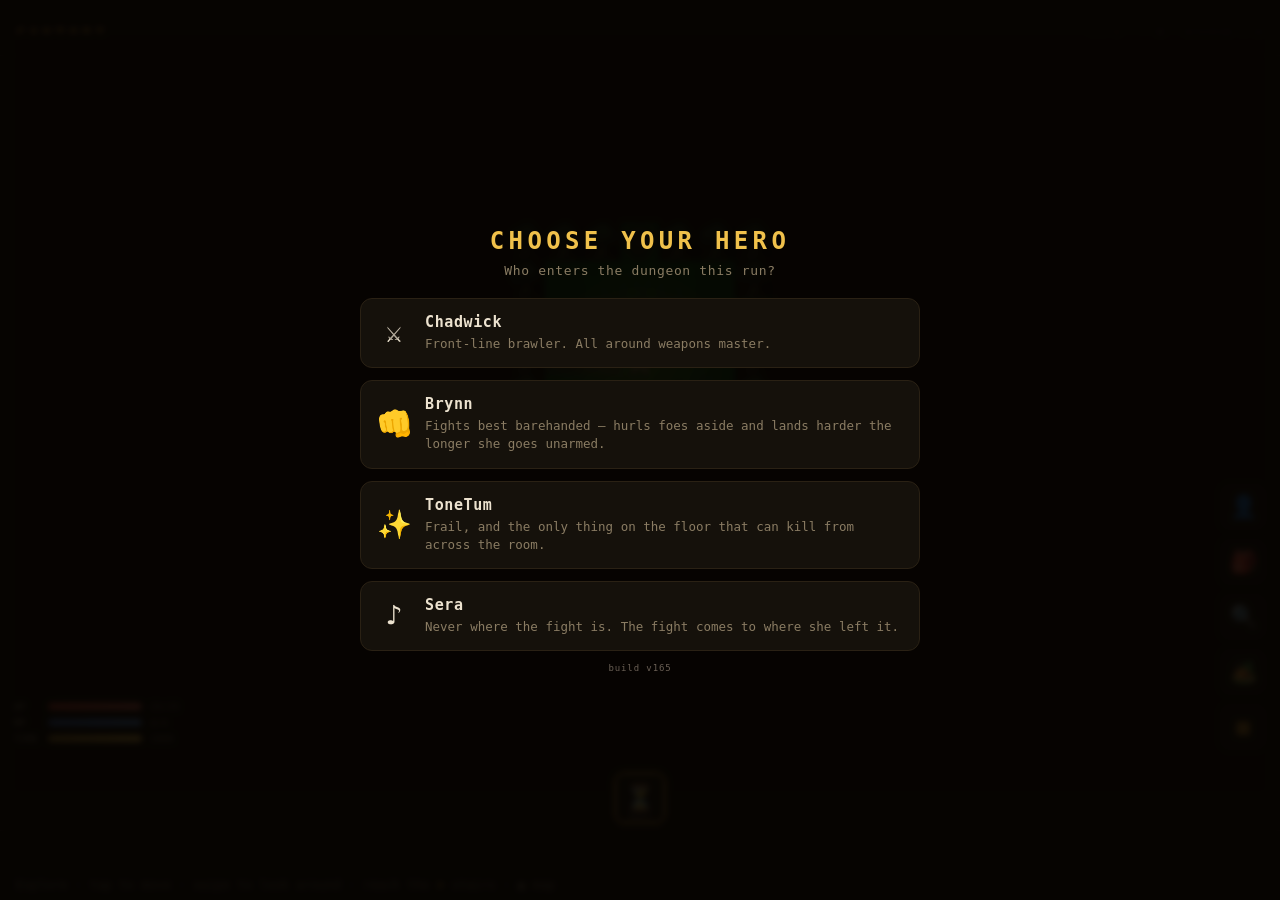
<file: index.html>
<!DOCTYPE html>
<html lang="en">
<head>
  <meta charset="UTF-8">
  <meta name="viewport" content="width=device-width, initial-scale=1, maximum-scale=1, user-scalable=no, viewport-fit=cover">
  <title>Cantori</title>
  <meta name="description" content="A permadeath roguelike dungeon crawler you can play in your browser.">

  <!-- Home-screen install (Android + iOS) -->
  <link rel="manifest" href="./manifest.webmanifest">
  <meta name="theme-color" content="#0e0b07">
  <meta name="mobile-web-app-capable" content="yes">
  <meta name="apple-mobile-web-app-capable" content="yes">
  <meta name="apple-mobile-web-app-status-bar-style" content="black-translucent">
  <meta name="apple-mobile-web-app-title" content="Cantori">
  <link rel="apple-touch-icon" href="./icons/apple-touch-icon.png">
  <link rel="icon" href="./icons/icon-192.png">

  <link rel="stylesheet" href="./styles.css?v=165">
</head>
<body>
  <div id="app">
    <header id="hud">
      <span class="mark">CANTORI</span>
      <span class="stats">
        <span class="lv" id="lv">Lv 1</span>
        <span class="enemies" id="enemies" title="Enemies in sight — tap to jump between them">☠ 0</span>
        <span class="depth" id="depthLabel">Depth&nbsp;1</span>
      </span>
    </header>

    <div id="turnBar" title="Turn timer — depletes as actions cost time; haste drains it slower, slow drains it faster">
      <span class="tseg"><span class="tfill"></span></span><span class="tseg"><span class="tfill"></span></span><span class="tseg"><span class="tfill"></span></span><span class="tseg"><span class="tfill"></span></span><span class="tseg"><span class="tfill"></span></span>
    </div>

    <div id="stage">
      <canvas id="game"></canvas>
      <canvas id="map" hidden style="position:absolute;left:0;top:0"></canvas>
      <div id="controls" style="position:absolute;right:14px;bottom:14px">
        <button id="btnChar" type="button" aria-label="Character" title="Character (C)">👤</button>
        <button id="btnBag" type="button" aria-label="Pack" title="Pack (I)">🎒</button>
        <button id="btnExamine" type="button" aria-label="Examine" title="Examine (X)">🔍</button>
        <button id="btnRest" type="button" aria-label="Rest" title="Rest until something happens (R)">🏕️</button>
        <button id="btnMap" type="button" aria-label="Floor map" title="Floor map (M)">▦</button>
      </div>

      <div id="vitals" style="position:absolute;left:14px;bottom:14px">
        <div class="vbar hp"><span class="vlabel">HP</span><span class="vtrack"><span class="vfill" id="vHp"></span></span><span class="vnum" id="vHpNum">20/20</span></div>
        <div class="vbar mp"><span class="vlabel">MP</span><span class="vtrack"><span class="vfill" id="vMp"></span></span><span class="vnum" id="vMpNum">100/100</span></div>
        <div class="vbar tm"><span class="vlabel">TIME</span><span class="vtrack"><span class="vfill" id="vTm"></span></span><span class="vnum" id="vTmNum">1000</span></div>
        <div id="statuses" class="statuses" hidden></div>
      </div>

      <div id="banner" hidden><div class="banner-in"><div class="banner-t" id="bannerT"></div><div class="banner-s" id="bannerS"></div></div></div>
    </div>

    <footer id="hotbar"></footer>

    <footer id="hint">
      <div id="log"><div class="logline">Explore · tap to move · swipe to look around · reach the <b>&gt;</b> stairs · ▦ map</div></div>
    </footer>
  </div>

  <div id="inv" hidden>
    <div class="inv-card">
      <div class="inv-head">
        <span>PACK</span>
        <span class="inv-head-right">
          <span id="invGold">0 gold</span>
          <button id="invClose" type="button" aria-label="Close pack">✕</button>
        </span>
      </div>
      <div class="inv-stats" id="invStats"></div>
      <div class="inv-equip" id="invEquip"></div>
      <div class="inv-grid" id="invGrid"></div>
      <div class="inv-detail" id="invDetail"></div>
      <div class="inv-hint">tap a slot to select · ✕ or 🎒 to close</div>
    </div>
  </div>

  <div id="char" hidden>
    <div class="char-card">
      <div class="char-head">
        <span>CHARACTER</span>
        <button id="charClose" type="button" aria-label="Close">✕</button>
      </div>
      <div class="char-tabs">
        <button class="ctab on" data-tab="stats" type="button">Stats</button>
        <button class="ctab" data-tab="skills" type="button">Skills</button>
        <button class="ctab" data-tab="boons" type="button">Boons</button>
      </div>
      <div id="charBody"></div>
    </div>
  </div>

  <div id="shop" hidden>
    <div class="inv-card">
      <div class="inv-head">
        <span>MERCHANT</span>
        <span class="inv-head-right">
          <span id="shopGold">0 gold</span>
          <button id="shopClose" type="button" aria-label="Close">✕</button>
        </span>
      </div>
      <div class="shop-section">
        <div class="shop-label">For Sale — tap to buy</div>
        <div class="shop-stock" id="shopStock"></div>
        <div class="inv-actions" style="justify-content:center;margin-top:8px">
          <button id="shopReroll" type="button">Reroll the shelf</button>
        </div>
      </div>
      <div class="shop-section">
        <div class="shop-label">Sell Your Gear — tap to sell</div>
        <div class="shop-sell" id="shopSell"></div>
      </div>
      <div class="inv-hint">✕ to leave the merchant</div>
    </div>
  </div>

  <div id="fountain" hidden>
    <div class="go-card">
      <div class="go-title">FOUNTAIN</div>
      <div class="go-sub" id="fountainSub"></div>
      <div class="inv-actions" id="fountainActions" style="justify-content:center;margin-top:10px"></div>
    </div>
  </div>

  <div id="altar" hidden>
    <div class="boon-card">
      <div class="boon-title">THE ALTAR</div>
      <div class="boon-sub" id="altarSub"></div>
      <div class="boon-choices" id="altarChoices"></div>
    </div>
  </div>

  <div id="classSelect" hidden>
    <div class="boon-card">
      <div class="boon-title">CHOOSE YOUR HERO</div>
      <div class="boon-sub">Who enters the dungeon this run?</div>
      <div class="boon-choices" id="classChoices"></div>
      <div class="build-tag" id="buildTag"></div>
    </div>
  </div>

  <div id="boons" hidden>
    <div class="boon-card">
      <div class="boon-title">CHOOSE A BOON</div>
      <div class="boon-sub">A god extends a blessing — take one.</div>
      <div class="boon-choices" id="boonChoices"></div>
    </div>
  </div>

  <div id="gameover" hidden>
    <div class="go-card">
      <div class="go-title">YOU DIED</div>
      <div class="go-sub" id="goSub"></div>
      <div class="go-tap">tap to begin a new run</div>
    </div>
  </div>

  <div id="win" hidden>
    <div class="go-card">
      <div class="go-title victory">VICTORY</div>
      <div class="go-sub">You slew the Demi-God and conquered the Beyond.</div>
      <div class="go-tap">tap to begin a new run</div>
    </div>
  </div>

  <script src="./data.js?v=165"></script>
  <script src="./loot.js?v=165"></script>
  <script src="./bosses.js?v=165"></script>
  <script src="./game.js?v=165"></script>
</body>
</html>
</file>
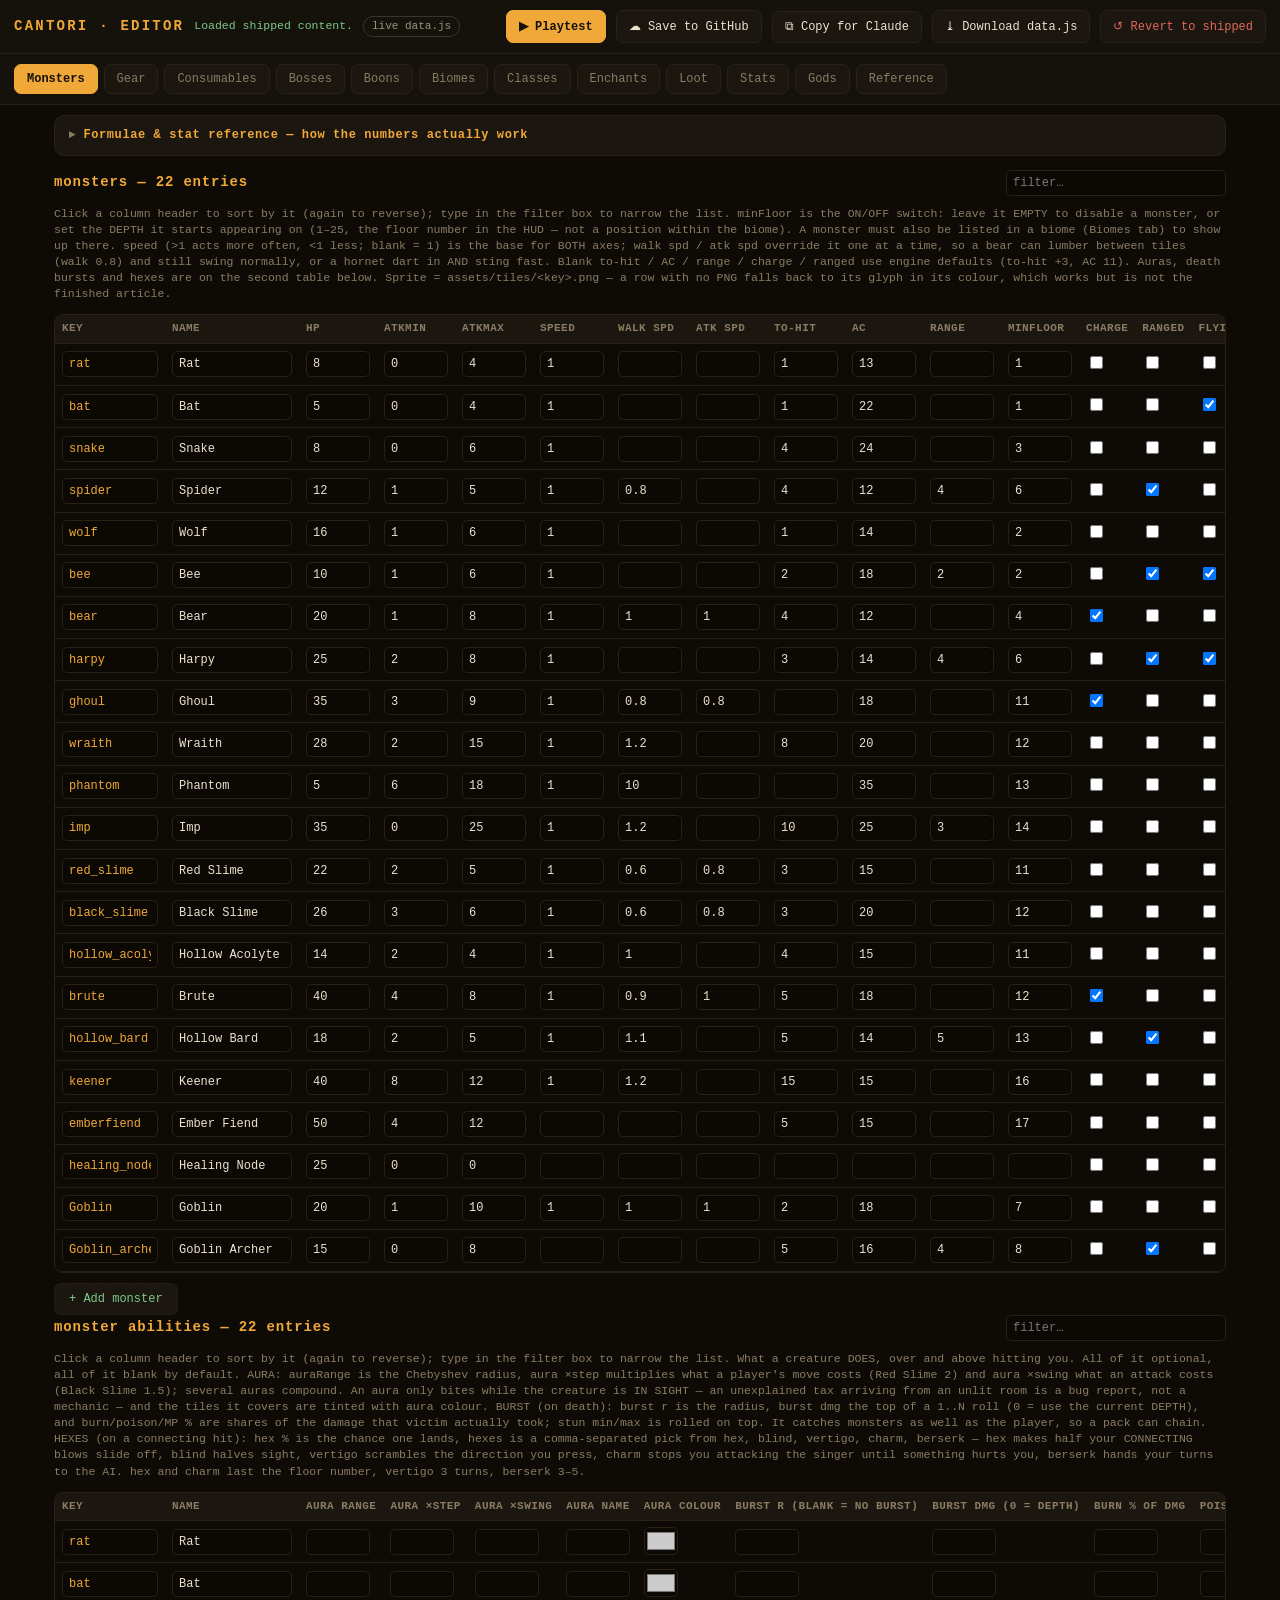
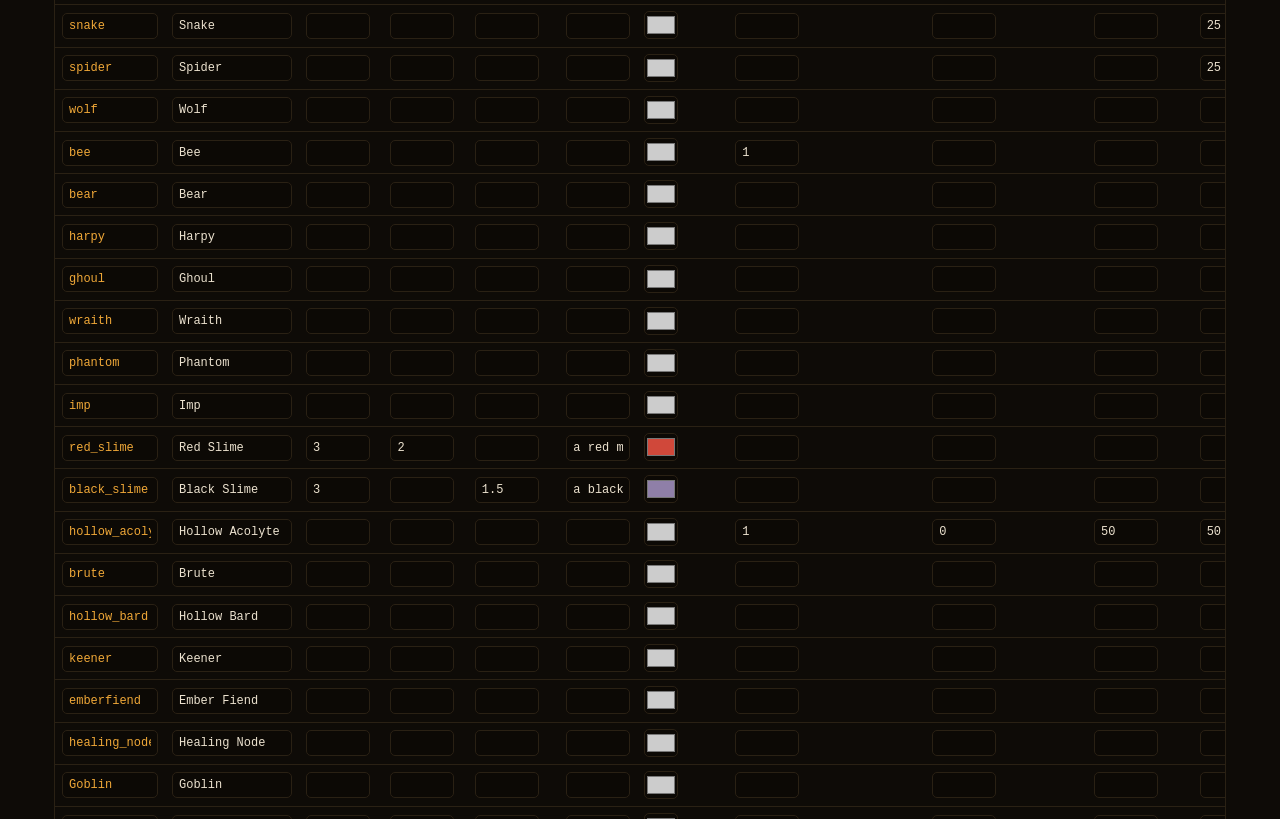
<file: editor.html>
<!DOCTYPE html>
<html lang="en">
<head>
  <meta charset="UTF-8">
  <meta name="viewport" content="width=device-width, initial-scale=1, viewport-fit=cover">
  <title>Cantori — Content Editor</title>
  <style>
    :root{
      --bg:#0e0b07; --panel:#15110b; --panel2:#1b1610; --line:#2a2114;
      --ink:#ece2cf; --ink-dim:#8a7c63; --amber:#f0a838; --green:#7ec98a; --red:#e0685a; --blue:#5a9fe0;
      --mono: ui-monospace,"SF Mono","Menlo","Consolas",monospace;
    }
    *{box-sizing:border-box}
    html,body{margin:0;height:100%}
    body{background:var(--bg);color:var(--ink);font-family:var(--mono);font-size:13px;line-height:1.4}
    a{color:var(--amber)}
    header{
      position:sticky;top:0;z-index:10;background:var(--panel);border-bottom:1px solid var(--line);
      padding:10px 14px;display:flex;flex-wrap:wrap;align-items:center;gap:10px;
    }
    header .title{color:var(--amber);font-weight:700;letter-spacing:.16em;font-size:14px}
    header .spacer{flex:1}
    button.tool{
      background:var(--panel2);color:var(--ink);border:1px solid var(--line);border-radius:7px;
      padding:8px 12px;font-family:var(--mono);font-size:12px;cursor:pointer;
    }
    button.tool:hover{border-color:var(--amber)}
    button.tool.primary{background:var(--amber);color:#14100a;border-color:var(--amber);font-weight:700}
    button.tool.warn{color:var(--red)}
    button.tool.on{background:var(--green);color:#0e1a10;border-color:var(--green);font-weight:700}
    /* Where the data on screen came from. The single question that has cost the
       most work here is "am I looking at the live data.js?" — so it is answered
       in the header at all times, and shouted in a banner when the answer is no. */
    header .src{font-size:11px;padding:2px 8px;border-radius:10px;border:1px solid #3a352c;color:#9d9482;white-space:nowrap}
    header .src.draft{color:#14100a;background:var(--amber);border-color:var(--amber);font-weight:700}
    #freshBar{
      display:none;padding:9px 14px;font-size:13px;line-height:1.45;
      background:#3a2c12;border-bottom:1px solid var(--amber);color:#f0dcae;
      display:none;align-items:center;gap:10px;flex-wrap:wrap;
    }
    #freshBar.show{display:flex}
    #freshBar b{color:var(--amber)}
    #status{color:var(--ink-dim);font-size:11.5px;min-width:120px}
    #status.ok{color:var(--green)} #status.err{color:var(--red)}
    .tabs{display:flex;flex-wrap:wrap;gap:6px;padding:10px 14px;border-bottom:1px solid var(--line);background:var(--panel)}
    .tab{
      background:var(--panel2);color:var(--ink-dim);border:1px solid var(--line);border-radius:7px;
      padding:7px 12px;font-family:var(--mono);font-size:12px;cursor:pointer;text-transform:capitalize;
    }
    .tab.on{background:var(--amber);color:#14100a;border-color:var(--amber);font-weight:700}
    main{padding:14px;max-width:1200px;margin:0 auto}
    .hint{color:var(--ink-dim);font-size:11.5px;margin:0 0 12px}
    .collbar{display:flex;align-items:center;gap:10px;margin-bottom:10px}
    .collbar h2{margin:0;font-size:14px;color:var(--amber);letter-spacing:.06em}
    .tablewrap{overflow-x:auto;border:1px solid var(--line);border-radius:9px}
    table{border-collapse:collapse;width:100%;min-width:640px}
    th,td{border-bottom:1px solid var(--line);padding:6px 7px;text-align:left;white-space:nowrap}
    th{background:var(--panel2);color:var(--ink-dim);font-weight:600;font-size:11px;text-transform:uppercase;letter-spacing:.04em;position:sticky;top:0}
    th.sortable{cursor:pointer;user-select:none}
    th.sortable:hover{color:var(--amber)}
    th.on{color:var(--amber)}
    input.filter{width:auto;min-width:130px;max-width:220px;margin-left:auto}
    tr:hover td{background:rgba(240,168,56,0.03)}
    input[type=text],input[type=number]{
      background:#0c0905;color:var(--ink);border:1px solid var(--line);border-radius:5px;
      padding:5px 6px;font-family:var(--mono);font-size:12px;width:100%;min-width:52px;
    }
    input[type=number]{min-width:56px;width:64px}
    input.key{min-width:96px;color:var(--amber)}
    input.name{min-width:120px}
    input[type=color]{width:34px;height:28px;border:1px solid var(--line);border-radius:5px;background:#0c0905;padding:0;cursor:pointer}
    select{background:#0c0905;color:var(--ink);border:1px solid var(--line);border-radius:5px;padding:5px 6px;font-family:var(--mono);font-size:12px}
    input:focus,select:focus{outline:none;border-color:var(--amber)}
    .del{background:none;border:1px solid var(--line);color:var(--red);border-radius:6px;padding:4px 8px;cursor:pointer;font-family:var(--mono)}
    .del:hover{border-color:var(--red)}
    .addrow{margin-top:10px}
    .addrow button{background:var(--panel2);border:1px dashed var(--line);color:var(--green);border-radius:7px;padding:8px 14px;cursor:pointer;font-family:var(--mono);font-size:12px}
    .addrow button:hover{border-color:var(--green)}
    textarea.json{
      width:100%;min-height:60vh;background:#0c0905;color:var(--ink);border:1px solid var(--line);
      border-radius:9px;padding:12px;font-family:var(--mono);font-size:12.5px;line-height:1.5;resize:vertical;
    }
    textarea.json:focus{outline:none;border-color:var(--amber)}
    .jsonerr{color:var(--red);font-size:12px;margin-top:6px;min-height:16px}
    dialog{background:var(--panel);color:var(--ink);border:1px solid var(--line);border-radius:12px;max-width:680px;width:92%;padding:0}
    dialog::backdrop{background:rgba(6,4,2,.7)}
    .dlg-head{display:flex;justify-content:space-between;align-items:center;padding:14px 16px;border-bottom:1px solid var(--line)}
    .dlg-head b{color:var(--amber);letter-spacing:.08em}
    .dlg-body{padding:14px 16px}
    .dlg-body p{margin:0 0 10px;color:var(--ink-dim)}
    .dlg-body textarea{width:100%;height:44vh;background:#0c0905;color:var(--ink);border:1px solid var(--line);border-radius:8px;padding:10px;font-family:var(--mono);font-size:11.5px}
    /* Biome cards */
    .bcard{border:1px solid var(--line);border-radius:10px;background:var(--panel2);padding:12px 14px;margin-bottom:12px}
    .bhead{display:flex;align-items:center;justify-content:space-between;margin-bottom:10px}
    .bhead b{color:var(--amber);letter-spacing:.04em}
    .bbtn{background:#0c0905;border:1px solid var(--line);color:var(--ink);border-radius:6px;padding:3px 9px;margin-left:5px;cursor:pointer;font-family:var(--mono)}
    .bbtn:hover:not([disabled]){border-color:var(--amber)}
    .bbtn[disabled]{opacity:.35;cursor:default}
    .bgrid{display:grid;grid-template-columns:repeat(auto-fill,minmax(140px,1fr));gap:8px 12px}
    .bfield{display:flex;flex-direction:column;gap:3px;color:var(--ink-dim);font-size:10px;letter-spacing:.04em}
    .bfield input[type=text],.bfield input[type=number],.bfield select{
      background:#0c0905;color:var(--ink);border:1px solid var(--line);border-radius:5px;
      padding:5px 6px;font-family:var(--mono);font-size:12px;width:100%;
    }
    .bfield input[type=checkbox]{width:16px;height:16px}
    .bfield input:focus,.bfield select:focus{outline:none;border-color:var(--amber)}
    .tier-table{min-width:0;width:auto;max-width:220px;margin-top:4px}
    .tier-table td,.tier-table th{padding:4px 8px;white-space:nowrap}
    .tier-table input[type=number]{width:70px;min-width:0}
    .bmons{margin-top:12px;border-top:1px solid var(--line);padding-top:10px}
    .bmons-l{color:var(--ink-dim);font-size:10px;letter-spacing:.06em;text-transform:uppercase;margin-bottom:6px}
    .chips{display:flex;flex-wrap:wrap;gap:6px}
    .chip{
      background:#0c0905;border:1px solid var(--line);color:var(--ink-dim);border-radius:20px;
      padding:4px 11px;font-family:var(--mono);font-size:11px;cursor:pointer;
    }
    .chip:hover{border-color:var(--amber)}
    .chip.on{background:var(--green);color:#0e1a10;border-color:var(--green);font-weight:700}
    .bmix{margin-top:12px;border-top:1px solid var(--line);padding-top:10px}
    .bmixrow{display:flex;align-items:center;gap:6px;margin-bottom:5px}
    .bmixname{flex:0 0 96px;color:var(--ink-dim);font-size:11px;overflow:hidden;text-overflow:ellipsis}
    .bmixw{flex:1;min-width:0;background:#0c0905;color:var(--ink);border:1px solid var(--line);border-radius:5px;padding:4px 5px;font-family:var(--mono);font-size:11.5px;text-align:center}
    .bmixw:focus{outline:none;border-color:var(--amber)}
    .bmixrow.head .bmixw{border:none;background:none;color:var(--ink-dim);font-size:10px;padding:0}
    .bmixw.lbl{border:none;background:none;color:var(--ink-dim);font-size:10px;letter-spacing:.05em}
    .bmixw.locked{border:1px dashed var(--line);background:#0c0905;color:var(--ink-dim);opacity:.5;display:flex;align-items:center;justify-content:center;cursor:not-allowed}
    .bmixw.over{border-color:var(--red);color:var(--red)}
    .bmixrow.total .bmixw.tot{border:none;background:none;color:var(--ink-dim);font-size:10.5px}
    .bmixrow.total .bmixname{color:var(--ink-dim);font-size:10px;text-transform:uppercase;letter-spacing:.06em}
    /* Classes editor */
    .cpick{display:flex;flex-wrap:wrap;gap:6px;margin-bottom:14px}
    .ctab2{background:var(--panel2);border:1px solid var(--line);color:var(--ink-dim);border-radius:8px;padding:7px 12px;font-family:var(--mono);font-size:12px;cursor:pointer}
    .ctab2.on{background:var(--amber);color:#14100a;border-color:var(--amber);font-weight:700}
    .ctab2.add{color:var(--green);border-style:dashed}
    .csec{margin:16px 0 6px;color:var(--amber);font-size:12px;letter-spacing:.08em;text-transform:uppercase;font-weight:700}
    .refwrap{max-width:920px}
    .reflist{border:1px solid var(--line);border-radius:9px;overflow:hidden}
    .refrow{padding:10px 14px;border-bottom:1px solid var(--line)}
    .refrow:last-child{border-bottom:none}
    .refname{color:var(--ink);font-weight:700;font-size:12px;margin-bottom:4px}
    .refformula{color:var(--amber);font-family:var(--mono);font-size:11.5px;background:#0c0905;border:1px solid var(--line);border-radius:6px;padding:6px 10px;display:inline-block;margin-bottom:4px;line-height:1.5}
    .refnote{color:var(--ink-dim);font-size:11px;line-height:1.5}
    .cform{display:grid;grid-template-columns:repeat(auto-fill,minmax(150px,1fr));gap:8px 12px}
    .cfld{display:flex;flex-direction:column;gap:3px;color:var(--ink-dim);font-size:10px;letter-spacing:.04em}
    .cfld input,.cfld select,.cfld textarea{
      background:#0c0905;color:var(--ink);border:1px solid var(--line);border-radius:5px;
      padding:6px 7px;font-family:var(--mono);font-size:12px;width:100%;
    }
    .cfld input:focus,.cfld select:focus,.cfld textarea:focus{outline:none;border-color:var(--amber)}
    /* Skill tree grid — Diablo-style, cells are a skill or a blank */
    .stree{border:1px solid var(--line);border-radius:10px;padding:10px;overflow-x:auto;background:var(--panel2)}
    .strow{display:grid;grid-template-columns:64px repeat(5,minmax(190px,1fr));gap:8px;margin-bottom:8px;align-items:start}
    .stier{align-self:start;padding-top:8px;color:var(--amber);font-size:11px;font-weight:700;letter-spacing:.04em}
    .stier small{display:block;margin-top:2px;color:var(--ink-dim);font-weight:400;letter-spacing:0}
    .sinnate{display:flex;align-items:center;gap:4px;color:var(--ink-dim);font-size:10.5px;white-space:nowrap}
    .sinnate input{width:14px;height:14px;margin:0}
    .scell{border:1px solid var(--line);border-radius:8px;background:#0c0905;display:flex;flex-direction:column;gap:5px}
    .scell.filled{border-color:var(--green);padding:7px}
    .scell.blank{border-style:dashed;min-height:48px;align-items:center;justify-content:center}
    .sadd{background:none;border:0;color:var(--ink-dim);font-size:20px;cursor:pointer;width:100%;min-height:48px}
    .sadd:hover{color:var(--green)}
    .shead{display:flex;gap:5px;align-items:center}
    .scell .sname{flex:1;background:#15110b;color:var(--ink);border:1px solid var(--line);border-radius:5px;padding:5px 6px;font-family:var(--mono);font-size:12px;font-weight:600}
    .scell .sname:focus{outline:none;border-color:var(--amber)}
    .scell .sdesc{background:#15110b;color:var(--ink-dim);border:1px solid var(--line);border-radius:5px;padding:5px 6px;font-family:var(--mono);font-size:10.5px;resize:vertical;line-height:1.4}
    .scell .sdesc:focus{outline:none;border-color:var(--amber)}
    .slevels{display:flex;flex-direction:column;gap:3px}
    .slvrow{display:flex;align-items:center;gap:5px}
    .slvl{width:20px;color:var(--amber);font-size:10px;font-weight:700}
    .slvrow input{flex:1;background:#15110b;color:var(--ink);border:1px solid var(--line);border-radius:4px;padding:4px 5px;font-family:var(--mono);font-size:10.5px}
    .slvrow input:focus{outline:none;border-color:var(--amber)}
    .sdots{display:flex;gap:5px;justify-content:center;padding:2px 0}
    .sdot{width:9px;height:9px;border-radius:50%;border:1px solid var(--ink-dim);background:transparent}
    .sdot.on{background:var(--amber);border-color:var(--amber)}
    .sprereq{border-top:1px solid var(--line);padding-top:6px}
    .sprereq .chips .chip{font-size:10px;padding:3px 8px}
    .swire{display:flex;gap:4px}
    .swire input,.swire select{background:#15110b;color:var(--ink);border:1px solid var(--line);border-radius:4px;padding:4px 5px;font-family:var(--mono);font-size:10.5px;min-width:0;width:100%}
    .swire input:focus,.swire select:focus{outline:none;border-color:var(--amber)}
    .cols-note{color:var(--ink-dim);font-size:11px;margin:8px 0 0;line-height:1.5}
    .gh-grid{display:grid;grid-template-columns:1fr 1fr;gap:10px}
    .dlg-body label{display:block;color:var(--ink-dim);font-size:11px;letter-spacing:.04em}
    .dlg-body label input{
      width:100%;margin-top:4px;background:#0c0905;color:var(--ink);border:1px solid var(--line);
      border-radius:6px;padding:7px 8px;font-family:var(--mono);font-size:12.5px;
    }
    .dlg-body label input:focus{outline:none;border-color:var(--amber)}
    #ghMsg.ok{color:var(--green)} #ghMsg.err{color:var(--red)}
    #ghState{color:var(--green)}
    /* flip-to-code cards + inline descriptions */
    .bhead-r{display:flex;gap:6px;align-items:center}
    .bbtn.flip{color:var(--blue);border-color:var(--line)}
    .bbtn.flip:hover{border-color:var(--blue)}
    .bfield.wide{grid-column:1/-1}
    .bfield textarea,.edesc{background:#15110b;color:var(--ink);border:1px solid var(--line);border-radius:6px;padding:6px 7px;font-family:var(--mono);font-size:11.5px;resize:vertical;line-height:1.4}
    .bfield textarea:focus,.edesc:focus{outline:none;border-color:var(--amber)}
    .codewrap{margin-top:4px}
    .codebox{width:100%;background:#0c0905;color:var(--ink);border:1px solid var(--line);border-radius:8px;padding:9px 10px;font-family:var(--mono);font-size:12px;line-height:1.5;resize:vertical;white-space:pre;tab-size:2}
    .codebox:focus{outline:none;border-color:var(--blue)}
    .codemsg{font-size:11px;margin-top:5px}
    .codemsg.ok{color:var(--green)} .codemsg.err{color:var(--red)}
    /* formulae reference */
    .ref{max-width:1200px;margin:10px auto 0;padding:0 14px}
    .ref details{background:var(--panel2);border:1px solid var(--line);border-radius:10px;padding:0 14px}
    .ref summary{cursor:pointer;color:var(--amber);font-weight:700;letter-spacing:.05em;padding:11px 0;font-size:12px;list-style:none}
    .ref summary::-webkit-details-marker{display:none}
    .ref summary::before{content:"▸ ";color:var(--ink-dim)}
    .ref details[open] summary::before{content:"▾ "}
    .ref .refbody{padding-bottom:10px}
    .ref h4{color:var(--green);margin:12px 0 4px;font-size:11px;letter-spacing:.05em;text-transform:uppercase}
    .ref table{border-collapse:collapse;width:100%;font-size:11.5px;margin-bottom:6px}
    .ref td{border-bottom:1px solid var(--line);padding:4px 8px;vertical-align:top}
    .ref td:first-child{color:var(--ink-dim);white-space:nowrap;width:170px}
    .ref code{color:var(--blue);background:#0c0905;padding:1px 5px;border-radius:4px}
  </style>
</head>
<body>
  <header>
    <span class="title">CANTORI · EDITOR</span>
    <span id="status">loading…</span>
    <span class="src" id="srcTag">…</span>
    <span class="spacer"></span>
    <button class="tool primary" id="btnPlay">▶ Playtest</button>
    <button class="tool on" id="btnStop" style="display:none">■ Stop playtest</button>
    <button class="tool" id="btnGh">☁ Save to GitHub</button>
    <button class="tool" id="btnCopy">⧉ Copy for Claude</button>
    <button class="tool" id="btnDownload">⤓ Download data.js</button>
    <button class="tool warn" id="btnRevert">↺ Revert to shipped</button>
  </header>

  <div id="freshBar">
    <span id="freshMsg"></span>
    <span id="freshActs"></span>
  </div>

  <nav class="tabs" id="tabs"></nav>

  <section class="ref">
    <details>
      <summary>Formulae &amp; stat reference — how the numbers actually work</summary>
      <div class="refbody">
        <h4>Combat</h4>
        <table>
          <tr><td>Hit chance</td><td><code>50% + (acc − eva) × 3%</code>, clamped to 10%–95% (even acc/eva = 50%; each point of accuracy over evasion = +3%). A target that hasn't noticed you is auto-hit for <code>×1.5</code> damage (surprise).</td></tr>
          <tr><td>Your accuracy</td><td><code>base + DEX + weapon acc + level acc</code></td></tr>
          <tr><td>Your evasion</td><td><code>base + DEX + level eva + armor subtype</code> (light +2, medium 0, heavy −3)</td></tr>
          <tr><td>Damage dealt</td><td><code>roll(dmgMin..dmgMax) + STR bonus + bonuses − armor block − VIT resist</code>, minimum 1. Armor block is itself a fresh roll of <code>defMin..defMax</code> each hit, so heavier armor absorbs a variable amount.</td></tr>
          <tr><td>Critical hit</td><td>Base <code>5%</code> chance for <code>200%</code> damage, each raised by the class's per-level <code>crit</code> / <code>critDmg</code> gains (added, not multiplied).</td></tr>
          <tr><td>Attack cost (time)</td><td><code>1 / (weapon speed × (1 + haste))</code> — lower is faster. Monsters bank <code>speed</code> energy per turn and act once per whole point.</td></tr>
          <tr><td>Weapon range</td><td><code>1</code> = melee (adjacent). <code>2+</code> = tap a monster within reach + line of sight to strike (spear 2, bow 5).</td></tr>
        </table>
        <h4>Enchants (proc rolls per hit at <code>proc</code>)</h4>
        <table>
          <tr><td>burn</td><td><code>power × burstMult</code> now, then a single burning stack (<code>dotTurns</code>). Refreshes — never stacks.</td></tr>
          <tr><td>poison</td><td><code>initial</code> hit now, then <code>perTurn</code> for <code>turns</code>. Every proc adds an independent stack.</td></tr>
          <tr><td>shock</td><td><code>power × burstMult</code>, stun chance <code>= burst × stunPer / target level</code>.</td></tr>
          <tr><td>thorns</td><td>when you're struck, reflect <code>power × mult</code> back at the attacker.</td></tr>
          <tr><td>haste</td><td>passive while worn — folds into attack speed above (<code>mult</code>).</td></tr>
          <tr><td>defense</td><td>passive while worn — adds <code>amount</code> flat mitigation to every block. Rolls on armor / rings / necklaces.</td></tr>
          <tr><td>power =</td><td>weapon top-end damage (on your strike) · armor def (thorns/retaliation) · tier + plus (jewelry)</td></tr>
        </table>
        <h4>Progression</h4>
        <table>
          <tr><td>Max HP</td><td><code>baseHp + VIT</code> (1 VIT = 1 HP; baseHp defaults to 13), plus the class <code>levelUp</code> hp gained per level.</td></tr>
          <tr><td>HP regen</td><td>Heals to full over the class's <code>regenTurns</code>, sped up by Vitality: <code>effective = regenTurns − VIT × vitRegen</code>. Per-turn heal = <code>maxHP / effective</code> (default 600 turns, factor 2).</td></tr>
          <tr><td>MP regen</td><td>Same shape, sped up by Intelligence: <code>effective = mpRegenTurns − INT × intRegen</code>, per-turn = <code>maxMP / effective</code> (default 600, factor 2).</td></tr>
          <tr><td>Identify</td><td><code>need = (tier + plus) × (rand 1..10 + rarity rank)</code>; +1 progress each time you use the item (strike / get hit).</td></tr>
          <tr><td>XP to level</td><td><code>level × 8</code>. On level: main stat +2, secondary +1, +1 free point, plus the class <code>levelUp</code> set (hp/mp/acc/eva).</td></tr>
          <tr><td>Monster XP</td><td><code>ceil(minFloor / 2)</code> — floor 1–2 = 1, floor 3–4 = 2, floor 5 = 3. Bosses give a larger scaled reward.</td></tr>
        </table>
        <h4>Loot &amp; stats</h4>
        <table>
          <tr><td>Drop rolls</td><td>rarity (white 50 / green 30 / blue 15 / purple 5) → category weights → tier by floor band → type within tier by its <code>rarity %</code> (blank = splits the remainder).</td></tr>
          <tr><td>STR</td><td>damage &amp; weapon requirements</td></tr>
          <tr><td>DEX</td><td>accuracy &amp; evasion</td></tr>
          <tr><td>VIT</td><td>health &amp; damage resistance</td></tr>
          <tr><td>INT</td><td>wand/spell power &amp; identifying</td></tr>
          <tr><td>RES</td><td>enchant procs &amp; magic resist</td></tr>
          <tr><td>LCK</td><td>critical hits &amp; a little of everything</td></tr>
        </table>
      </div>
    </details>
  </section>

  <main id="main"></main>

  <dialog id="copyDlg">
    <div class="dlg-head"><b>Copy this to Claude</b><button class="tool" id="copyClose">✕</button></div>
    <div class="dlg-body">
      <p>Paste this whole block into the chat and say “update the game data with this”. Or use “Copy” to grab it.</p>
      <textarea id="copyText" readonly></textarea>
      <div style="margin-top:10px;display:flex;gap:8px">
        <button class="tool primary" id="copyNow">Copy</button>
        <span id="copyMsg" style="color:var(--green);align-self:center"></span>
      </div>
    </div>
  </dialog>

  <dialog id="ghDlg">
    <div class="dlg-head"><b>Save to GitHub</b><button class="tool" id="ghClose">✕</button></div>
    <div class="dlg-body">
      <p id="ghState"></p>
      <div class="gh-grid">
        <label>Repo owner<input type="text" id="ghOwner"></label>
        <label>Repo name<input type="text" id="ghRepo"></label>
        <label>Branch<input type="text" id="ghBranch"></label>
        <label>File path<input type="text" id="ghPath"></label>
      </div>
      <label style="display:block;margin-top:10px">GitHub token
        <input type="password" id="ghToken" placeholder="ghp_… or github_pat_… (stored only in this browser)">
      </label>
      <p class="cols-note">
        Make a <b>fine-grained token</b>: GitHub → Settings → Developer settings → Fine-grained tokens →
        Generate. Repository access = <b>only this repo</b>; Permissions → <b>Contents: Read and write</b>.
        The token is saved in this browser only (never committed) and you can revoke it anytime.
      </p>
      <div style="margin-top:12px;display:flex;gap:8px;flex-wrap:wrap;align-items:center">
        <button class="tool primary" id="ghSave">💾 Commit data.js</button>
        <button class="tool" id="ghPull" title="Fetch data.js straight from the branch and start from it. Discards unsaved edits here.">⤓ Load latest from branch</button>
        <button class="tool" id="ghSaveToken">Save token</button>
        <button class="tool warn" id="ghForget">Forget token</button>
        <span id="ghMsg" style="align-self:center;font-size:12px"></span>
      </div>
    </div>
  </dialog>

  <script src="./data.js?v=165"></script>
  <script src="./editor.js?v=165"></script>
</body>
</html>
</file>
<file: styles.css>
/* Cantori — Depth 0 shell. Dark, torch-lit, self-contained (no external fonts). */

:root{
  --bg:#0e0b07;
  --panel:#15110b;
  --line:#2a2114;
  --ink:#ece2cf;
  --ink-dim:#8a7c63;
  --amber:#f0a838;
  --mono: ui-monospace, "SF Mono", "Menlo", "Consolas", monospace;
}

*{box-sizing:border-box}
html,body{height:100%}
body{
  margin:0;
  background:var(--bg);
  color:var(--ink);
  font-family:var(--mono);
  /* stop the page itself from scrolling / rubber-banding on a phone */
  overflow:hidden;
  overscroll-behavior:none;
  touch-action:none;
  -webkit-user-select:none;
  user-select:none;
  -webkit-tap-highlight-color:transparent;
}

#app{
  height:100dvh;
  display:flex;
  flex-direction:column;
  /* respect the iPhone notch / home indicator. safe-area-inset-top alone isn't
     enough — iOS adds transient chrome on top of it (the red screen-recording
     pill, a call timer, a Live Activity) that doesn't grow the safe-area
     value, so the header can still peek out from under it; a small fixed
     buffer keeps clear of that too. */
  padding-top:calc(env(safe-area-inset-top) + 14px);
  padding-right:env(safe-area-inset-right);
  padding-bottom:env(safe-area-inset-bottom);
  padding-left:env(safe-area-inset-left);
}

#hud{
  flex:none;
  display:flex;
  align-items:baseline;
  justify-content:space-between;
  gap:12px;
  padding:12px 16px 10px;
  border-bottom:1px solid var(--line);
}
#turnBar{
  flex:none;
  display:flex;
  gap:3px;
  padding:0 16px;
  height:5px;
  margin:0 0 1px;
}
.tseg{
  flex:1;
  height:100%;
  background:rgba(240,168,56,.14);
  border-radius:2px;
  overflow:hidden;
}
.tseg .tfill{
  display:block;
  height:100%;
  width:0%;
  background:var(--amber);
  transition:width .12s linear;
}
.tseg.spent .tfill{background:#5a4a2c}
#turnBar.hasted .tfill{background:#8ed69a}
#turnBar.slowed .tfill{background:#e0685a}
#hud .mark{
  color:var(--amber);
  font-weight:700;
  letter-spacing:.28em;
  font-size:15px;
}
#hud .stats{
  display:flex;
  align-items:baseline;
  gap:14px;
}
#hud .hp{
  font-size:13px;
  font-weight:700;
  letter-spacing:.03em;
  color:#8ed69a;
  font-variant-numeric:tabular-nums;
}
#hud .hp.mid{color:#f0c14b}
#hud .hp.low{color:#e0685a}
#hud .lv{
  font-size:11px;
  letter-spacing:.1em;
  text-transform:uppercase;
  color:var(--amber);
}
#hud .enemies{
  font-size:12px;
  font-weight:700;
  letter-spacing:.04em;
  color:var(--ink-dim);
  font-variant-numeric:tabular-nums;
  cursor:pointer;
  -webkit-user-select:none;user-select:none;
  padding:2px 6px;border-radius:6px;
}
#hud .enemies.active{color:#e0685a;background:rgba(224,104,90,0.14)}
#hud .enemies.active:active{background:rgba(224,104,90,0.28)}
#hud .depth{
  color:var(--ink-dim);
  font-size:11px;
  letter-spacing:.12em;
  text-transform:uppercase;
}
/* Level-up (and other) banner: a big centered flash over the board */
#banner{
  position:absolute;inset:0;z-index:12;
  display:flex;align-items:center;justify-content:center;
  pointer-events:none;
}
#banner[hidden]{display:none}
#banner .banner-in{text-align:center;max-width:88%;animation:bannerPop 1.9s ease-out forwards}
#banner .banner-t{
  font-size:38px;font-weight:800;letter-spacing:.18em;
  color:#f6d060;text-shadow:0 0 18px rgba(246,184,69,.65),0 2px 8px rgba(0,0,0,.7);
}
#banner .banner-s{
  margin-top:8px;font-size:14px;letter-spacing:.06em;color:#ffe9b0;
  text-shadow:0 2px 6px rgba(0,0,0,.8);
}
@keyframes bannerPop{
  0%{opacity:0;transform:scale(.6)}
  14%{opacity:1;transform:scale(1.06)}
  26%{transform:scale(1)}
  72%{opacity:1;transform:scale(1)}
  100%{opacity:0;transform:scale(1.04)}
}
@media (prefers-reduced-motion: reduce){ #banner .banner-in{animation:bannerFade 1.9s linear forwards} }
@keyframes bannerFade{0%{opacity:0}12%{opacity:1}75%{opacity:1}100%{opacity:0}}

/* The build number, on the one screen every run passes through. "Which version
   am I on?" came up three times in a row over a stale cache, and on a phone the
   honest answer needed View Source. Now it is a glance. */
.build-tag{
  margin-top:12px;
  text-align:center;
  font-family:var(--mono);
  font-size:9px;letter-spacing:.1em;
  color:#6b6055;
}
.build-tag .bt-draft{color:#7ec98a;font-weight:700}

/* "You are not playing the build you think you are." Two causes, one bar: a
   stale Playtest draft in localStorage, or a cached index.html. Both are
   invisible from inside the game, so the bar sits over everything and carries
   the button that actually fixes it. */
#staleBar{
  position:fixed;left:0;right:0;top:0;z-index:60;
  display:flex;align-items:center;gap:10px;
  padding:9px 12px;
  background:#3a1d16;
  border-bottom:1px solid #c4703f;
  color:#f0d5c2;
  font-family:var(--mono);
  font-size:11px;line-height:1.45;
  box-shadow:0 4px 14px rgba(0,0,0,.5);
}
#staleBar b{color:#ffb27a}
#staleBar .stale-msg{flex:1;min-width:0}
#staleBar .stale-fix{
  flex:0 0 auto;
  background:#c4703f;color:#1a0e09;border:0;border-radius:6px;
  padding:6px 11px;
  font-family:var(--mono);font-size:11px;font-weight:700;
  cursor:pointer;-webkit-tap-highlight-color:transparent;
}
#staleBar .stale-x{
  flex:0 0 auto;
  background:none;color:#c8a08a;border:0;
  font-size:14px;line-height:1;padding:4px 2px;
  cursor:pointer;-webkit-tap-highlight-color:transparent;
}
@media (max-width:520px){
  #staleBar{flex-wrap:wrap;font-size:10px;padding:8px 10px}
  #staleBar .stale-msg{flex:1 1 100%}
  #staleBar .stale-fix{flex:1 1 auto}
}

#draftBadge{
  margin-left:8px;
  background:rgba(126,201,138,.15);
  color:#7ec98a;
  border:1px solid #7ec98a;
  border-radius:6px;
  padding:2px 7px;
  font-family:var(--mono);
  font-size:10px;font-weight:700;letter-spacing:.08em;
  cursor:pointer;
  -webkit-tap-highlight-color:transparent;
}

/* Bottom-left vitals: HP / MP / the floor's patience (framed over the game space) */
#vitals{
  z-index:6;
  display:flex;
  flex-direction:column;
  gap:5px;
  pointer-events:none;
}
.vbar{display:flex;align-items:center;gap:7px}
.vlabel{
  width:26px;
  font-size:9px;font-weight:700;letter-spacing:.06em;
  color:var(--ink-dim);text-transform:uppercase;
}
.vtrack{
  position:relative;
  width:96px;height:9px;
  border-radius:5px;
  background:rgba(6,4,2,.72);
  border:1px solid var(--line);
  overflow:hidden;
  -webkit-backdrop-filter:blur(3px);backdrop-filter:blur(3px);
}
.vfill{
  position:absolute;left:0;top:0;bottom:0;
  width:100%;
  border-radius:4px;
  transition:width .18s ease-out;
}
.vbar.hp .vfill{background:linear-gradient(90deg,#c8402f,#e0685a)}
.vbar.mp .vfill{background:linear-gradient(90deg,#3a63b0,#5a8fd6)}
/* The floor's patience, counting down. Amber while there is time, red once the
   warning has landed — the bar is the only notice you get before the Horror. */
.vbar.tm .vfill{background:linear-gradient(90deg,#a97f2a,#f0c14b)}
.vbar.tm.low .vfill{background:linear-gradient(90deg,#c8402f,#e0685a)}
.vbar.tm.low .vlabel,.vbar.tm.low .vnum{color:#e0685a}
.vbar.tm.spent .vfill{background:linear-gradient(90deg,#7a1a12,#c8402f)}
.vbar.tm.off{opacity:.35}
/* Status chips: everything currently ON the player — stun, the crypt's five hexes,
   a burn, a poison, and the movement/attack tax of a slime's aura. They wrap onto a
   second line rather than squeezing, because on a phone the vitals column is already
   at the width it can afford and a chip that has shrunk to three pixels is worse
   than a chip on the next row. */
.statuses{
  display:flex;flex-wrap:wrap;gap:4px;
  max-width:150px;
  margin-top:1px;
}
.schip{
  font-size:9px;font-weight:700;font-variant-numeric:tabular-nums;
  line-height:1;
  padding:3px 5px;
  border:1px solid currentColor;
  border-radius:4px;
  background:rgba(6,4,2,.72);
  -webkit-backdrop-filter:blur(3px);backdrop-filter:blur(3px);
  white-space:nowrap;
}
.vnum{
  font-size:9.5px;font-variant-numeric:tabular-nums;
  color:var(--ink-dim);letter-spacing:.02em;
}

#stage{
  position:relative;
  flex:1 1 auto;
  min-height:0;
  display:flex;
  align-items:center;
  justify-content:center;
  padding:10px;
}
#game{
  display:block;
  /* crisp pixel edges when the board is scaled */
  image-rendering:pixelated;
  border-radius:6px;
  touch-action:none;   /* we handle taps & pinch ourselves (not inherited) */
}

/* Full-level floor map overlay */
#map{
  position:absolute;
  left:0;
  top:0;
  border-radius:6px;
  z-index:4;
  touch-action:none;
}
#map[hidden]{display:none}

/* Floating on-screen controls (zoom + map) */
#controls{
  position:absolute;
  right:14px;
  bottom:14px;
  display:flex;
  flex-direction:column;
  gap:9px;
  z-index:6;
}
#controls button{
  width:46px;
  height:46px;
  border-radius:9px;
  background:rgba(27,23,16,.82);
  color:var(--amber);
  border:1px solid var(--line);
  font-family:var(--mono);
  font-size:22px;
  line-height:1;
  display:flex;
  align-items:center;
  justify-content:center;
  cursor:pointer;
  -webkit-tap-highlight-color:transparent;
  -webkit-backdrop-filter:blur(3px);
  backdrop-filter:blur(3px);
}
#controls button:active{background:rgba(48,39,25,.95)}
#controls button.on{background:var(--amber);color:#14100a;border-color:var(--amber)}

#hint{
  flex:none;
  padding:8px 16px calc(8px + env(safe-area-inset-bottom));
  color:var(--ink-dim);
  font-size:11.5px;
  letter-spacing:.04em;
  border-top:1px solid var(--line);
}
#hint .sep{opacity:.5}
#hint b{color:var(--amber);font-weight:700}
#log{
  max-width:100%;
  height:4.6em;               /* ~4 lines */
  overflow-y:auto;
  overflow-x:hidden;
  display:flex;
  flex-direction:column;
  justify-content:flex-end;   /* newest line pinned to the bottom while short */
  scroll-behavior:smooth;
}
#log .logline{
  line-height:1.15em;
  white-space:normal;
  word-break:break-word;
  opacity:.55;
}
#log .logline:last-child{opacity:1}
#log .logline.hit{color:#cfe6b0}
#log .logline.hurt{color:#f2a29a}

/* Pack / inventory screen */
#inv{
  position:fixed;
  inset:0;
  z-index:18;
  display:flex;
  align-items:center;
  justify-content:center;
  padding:20px;
  background:rgba(6,4,2,.82);
  -webkit-backdrop-filter:blur(3px);
  backdrop-filter:blur(3px);
}
#inv[hidden]{display:none}
.inv-card{
  width:100%;
  max-width:420px;
  background:var(--panel);
  border:1px solid var(--line);
  border-radius:12px;
  padding:18px 18px 16px;
  box-shadow:0 18px 50px rgba(0,0,0,.5);
}
.inv-head{
  display:flex;
  align-items:baseline;
  justify-content:space-between;
  font-weight:700;
  letter-spacing:.16em;
  color:var(--amber);
  font-size:14px;
}
.inv-head-right{display:flex;align-items:center;gap:12px}
.inv-head #invGold{color:#f0c14b;letter-spacing:.04em;font-size:12px}
#invClose{
  width:30px;height:30px;
  border-radius:7px;
  background:rgba(240,168,56,.08);
  border:1px solid var(--line);
  color:var(--ink);
  font-size:15px;line-height:1;
  cursor:pointer;
  -webkit-tap-highlight-color:transparent;
}
#invClose:active{background:rgba(240,168,56,.2)}

/* Hotbar (skills + wait) */
#hotbar{
  flex:none;
  display:flex;
  flex-wrap:wrap;
  align-items:center;
  justify-content:center;
  gap:8px;
  padding:8px 12px 6px;
  min-height:0;
}
#hotbar:empty{display:none}
/* Past six buttons the single row stopped fitting a phone and the end of it ran
   off the screen — ToneTum at level 8 carries nine. Two rows instead, with the
   slots shrunk a little so two rows still cost less height than a scrolling one. */
#hotbar.two-row{gap:6px 8px;padding:6px 10px 5px;margin:0 auto}
#hotbar.two-row .slot{width:46px;height:46px;font-size:21px}
#hotbar.two-row .slot .lbl{font-size:7px}
.slot{
  position:relative;
  width:52px;height:52px;
  border-radius:10px;
  background:rgba(27,23,16,.9);
  border:1px solid var(--line);
  color:var(--amber);
  font-size:24px;line-height:1;
  display:flex;align-items:center;justify-content:center;
  cursor:pointer;
  -webkit-tap-highlight-color:transparent;
}
.slot .lbl{position:absolute;bottom:2px;left:0;right:0;text-align:center;font-size:8px;letter-spacing:.06em;color:var(--ink-dim);text-transform:uppercase}
.slot.ready{border-color:var(--amber);box-shadow:0 0 0 1px var(--amber) inset}
.slot.cool{color:var(--ink-dim)}
.slot.arming{border-color:#8ed69a;box-shadow:0 0 0 2px #8ed69a inset}
.slot .cd{
  position:absolute;inset:0;border-radius:10px;
  background:rgba(6,4,2,.62);
  display:flex;align-items:center;justify-content:center;
  font-family:var(--mono);font-size:15px;font-weight:700;color:#f2a29a;
}
.slot:active{background:rgba(48,39,25,.95)}

/* Character screen */
#char{
  position:fixed;inset:0;z-index:18;
  display:flex;align-items:center;justify-content:center;padding:20px;
  background:rgba(6,4,2,.82);
  -webkit-backdrop-filter:blur(3px);backdrop-filter:blur(3px);
}
#char[hidden]{display:none}
.char-card{
  width:100%;max-width:440px;
  background:var(--panel);border:1px solid var(--line);border-radius:12px;
  padding:16px 18px 16px;
  box-shadow:0 18px 50px rgba(0,0,0,.5);
}
.char-head{display:flex;align-items:center;justify-content:space-between;font-weight:700;letter-spacing:.16em;color:var(--amber);font-size:14px;margin-bottom:12px}
#charClose{width:30px;height:30px;border-radius:7px;background:rgba(240,168,56,.08);border:1px solid var(--line);color:var(--ink);font-size:15px;cursor:pointer;-webkit-tap-highlight-color:transparent}
.char-tabs{display:flex;gap:8px;margin-bottom:14px}
.ctab{
  flex:1;padding:9px 6px;border-radius:8px;
  background:rgba(240,168,56,.05);border:1px solid var(--line);
  color:var(--ink-dim);font-family:var(--mono);font-size:12px;letter-spacing:.08em;text-transform:uppercase;
  cursor:pointer;-webkit-tap-highlight-color:transparent;
}
.ctab.on{background:var(--amber);color:#14100a;border-color:var(--amber);font-weight:700}
#charBody{min-height:180px;max-height:60vh;overflow-y:auto}

/* Character body content */
.cstat-grid{display:grid;grid-template-columns:1fr 1fr;gap:8px 16px;margin:4px 0 12px}
.cstat{display:flex;justify-content:space-between;font-size:14px;padding:6px 10px;border:1px solid var(--line);border-radius:7px;background:rgba(240,168,56,.04)}
.cstat b{color:var(--amber);font-variant-numeric:tabular-nums}
.cstat small{display:block;color:var(--ink-dim);font-size:9.5px;letter-spacing:.03em}
.cline{color:var(--ink-dim);font-size:12.5px;margin:2px 0 10px;letter-spacing:.02em}
.cline b{color:var(--ink)}
.cpts{color:#f0c14b;font-weight:700}
.cformula{font-family:ui-monospace,"SF Mono","Menlo","Consolas",monospace;font-size:11px;opacity:.75;margin-top:-6px}

.skillrow{border:1px solid var(--line);border-radius:9px;padding:12px 14px;margin-bottom:10px;background:rgba(240,168,56,.04)}
.skillrow .sh{display:flex;align-items:center;justify-content:space-between;gap:10px}
.skillrow .sname{color:var(--ink);font-size:15px;font-weight:600}
.skillrow .sname .ic{color:var(--amber);margin-right:6px}
.skillrow .srank{color:var(--amber);font-size:12px;font-variant-numeric:tabular-nums}
.skillrow .sdesc{color:var(--ink-dim);font-size:12px;margin:6px 0 8px;line-height:1.4}
.skillrow .snext{color:var(--ink);font-size:12px;opacity:.9}
.skillrow .upg{
  margin-top:10px;width:100%;padding:9px;border-radius:7px;
  background:var(--amber);color:#14100a;border:0;font-family:var(--mono);font-weight:700;font-size:12.5px;
  letter-spacing:.06em;text-transform:uppercase;cursor:pointer;
}
.skillrow .upg[disabled]{background:rgba(240,168,56,.12);color:var(--ink-dim);cursor:default}

/* Skills (Skills tab) — a Shattered-Pixel-style tiered selector.
   This replaced a node graph drawn on an absolutely-positioned 5×5 board with an
   SVG prerequisite-arrow layer over it. On a 430px phone that board was wider
   than the card, so it needed horizontal scrolling to see half the tree; the
   arrows crossed each other once a node had two parents; and the empty sockets
   of tiers the character could not reach for another fifteen levels took up most
   of the screen. A tier is now one row you can read at a glance, and the detail
   card below carries everything an arrow was trying to say — in words, which can
   express "Spin, maxed" where a line between two circles cannot. */
.sktiers{margin-bottom:14px}
.sktr{
  border:1px solid var(--line);border-radius:9px;
  padding:8px 10px 10px;margin-bottom:8px;background:rgba(240,168,56,.03);
}
.sktr.shut{opacity:.55}
.sktr-h{display:flex;align-items:baseline;justify-content:space-between;gap:10px;margin-bottom:8px}
.sktr-h b{color:var(--amber);font-size:10.5px;letter-spacing:.1em;text-transform:uppercase}
.sktr.shut .sktr-h b{color:var(--ink-dim)}
.sktr-h span{color:var(--ink-dim);font-size:10.5px;font-variant-numeric:tabular-nums}
.sktr-row{display:flex;flex-wrap:wrap;gap:8px}
/* The detail card sits directly under the tier that owns the selected node, so
   it is pulled up over that row's gap and railed in amber down its left edge:
   the card has to read as belonging to the row above it rather than as the next
   thing in a list. */
.skdet{margin:-4px 0 12px 0;padding-left:10px;border-left:2px solid var(--amber)}
.skdet .skillrow{margin-bottom:0}
.skcell{
  flex:0 0 auto;width:76px;
  display:flex;flex-direction:column;align-items:center;gap:5px;
  background:#0c0905;color:var(--ink);border:1px solid var(--line);border-radius:9px;
  padding:8px 4px 7px;cursor:pointer;font-family:inherit;
  -webkit-tap-highlight-color:transparent;
}
.skcell .skico{font-size:24px;line-height:1;color:var(--amber)}
.skcell .skico-img{width:26px;height:26px;object-fit:contain}
.skcell .sknm{
  font-size:10px;line-height:1.2;text-align:center;
  overflow:hidden;display:-webkit-box;-webkit-line-clamp:2;-webkit-box-orient:vertical;
}
.skpips{display:flex;gap:3px}
.skpips i{width:5px;height:5px;border-radius:50%;background:var(--line)}
.skpips i.on{background:var(--amber)}
.skcell.st-locked{opacity:.5}
.skcell.st-locked .skico,.skcell.st-locked .skico-img{filter:grayscale(1)}
.skcell.st-available{border-color:rgba(240,168,56,.45)}
.skcell.st-invested{border-color:var(--amber);background:rgba(240,168,56,.09)}
.skcell.sel{outline:2px solid var(--amber);outline-offset:1px}
/* The requirement line on the detail card is always present; it just changes
   colour once the requirement is actually met. */
.sreq{color:var(--ink-dim)}
.sreq.shut{color:#e0a05a}
.cboon{color:var(--ink-dim);font-size:13px;line-height:1.5}
.cboon .god{color:var(--ink);display:block;margin-top:8px}
.cboon .god b{color:var(--amber)}
.inv-stats{
  margin-top:8px;
  color:var(--ink-dim);
  font-size:12px;
  letter-spacing:.03em;
}
.inv-equip{
  margin-top:6px;
  color:var(--ink);
  font-size:12.5px;
  letter-spacing:.02em;
}
.inv-equip{display:grid;grid-template-columns:1fr 1fr;gap:6px}
.eq-row{
  display:flex;align-items:center;gap:9px;padding:6px 8px;
  border:1px solid var(--line);border-radius:9px;background:#0c0905;cursor:pointer;
  -webkit-user-select:none;user-select:none;min-width:0;
}
.eq-row.empty{border-style:dashed;opacity:.5;cursor:default}
.eq-row.sel{border-color:var(--amber);box-shadow:0 0 0 1px var(--amber) inset}
.eq-row:not(.empty):hover{border-color:var(--amber)}
.eq-ic{flex:none;width:30px;height:30px;display:flex;align-items:center;justify-content:center;background:#15110b;border-radius:6px}
.eq-ic canvas{width:26px;height:26px;image-rendering:pixelated}
.eq-slot{
  flex:none;width:52px;
  color:var(--ink-dim);font-size:9px;letter-spacing:.06em;text-transform:uppercase;line-height:1.2;
}
.eq-name{flex:1;min-width:0;font-size:12px;overflow:hidden;text-overflow:ellipsis;white-space:nowrap}
.eq-empty{opacity:.5}
.inv-grid{
  display:grid;
  grid-template-columns:repeat(5,1fr);
  gap:6px;
  margin:14px 0 10px;
}
.inv-slot{
  position:relative;
  aspect-ratio:1/1;
  border:1px solid var(--line);
  border-radius:8px;
  background:#0c0905;
  display:flex;
  align-items:center;
  justify-content:center;
  cursor:pointer;
  color:var(--ink);
  -webkit-user-select:none;user-select:none;
}
.inv-slot.empty{border-style:dashed;opacity:.5;cursor:default}
.inv-slot.sel{border-color:var(--amber);box-shadow:0 0 0 1px var(--amber) inset}
.inv-slot .i-glyph{font-size:20px;font-weight:700}
.inv-slot .i-icon{width:76%;height:76%;image-rendering:pixelated}
.inv-slot .i-count{position:absolute;right:4px;bottom:2px;font-size:11px;font-weight:700;color:var(--amber)}
.inv-slot .i-dot{position:absolute;left:4px;top:4px;width:7px;height:7px;border-radius:50%;border:1px solid rgba(0,0,0,.4)}
.inv-detail{min-height:58px;border-top:1px solid var(--line);padding-top:10px}
.inv-detail .d-name{font-weight:700;font-size:13px}
.inv-detail .d-sub{color:var(--ink-dim);font-size:11px;margin:2px 0 9px;line-height:1.4}
.inv-detail .d-empty{color:var(--ink-dim);font-size:12px;padding:6px 0}
.inv-actions{display:flex;flex-wrap:wrap;gap:8px}
.inv-actions button{
  background:#1b1610;border:1px solid var(--line);color:var(--ink);border-radius:8px;
  padding:9px 15px;font-family:var(--mono);font-size:12px;cursor:pointer;
}
.inv-actions button.primary{background:var(--amber);color:#14100a;border-color:var(--amber);font-weight:700}
.inv-actions button.danger{color:#e0685a}
.inv-actions button:active{transform:translateY(1px)}
/* Can't afford it — say so by going grey rather than by vanishing, so the price
   stays readable as something to save toward. */
.inv-actions button:disabled{opacity:.4;cursor:default}
.inv-actions button:disabled:active{transform:none}
.boon-choice:disabled{opacity:.45;cursor:default}
.inv-hint{
  margin-top:12px;
  text-align:center;
  color:var(--ink-dim);
  font-size:11px;
  letter-spacing:.08em;
}

/* Merchant floor: shopkeeper (buy/sell) + fountain (full heal) */
#shop{
  position:fixed;inset:0;z-index:19;
  display:flex;align-items:center;justify-content:center;padding:20px;
  background:rgba(6,4,2,.82);
  -webkit-backdrop-filter:blur(3px);backdrop-filter:blur(3px);
}
#shop[hidden]{display:none}
#shop .inv-card{max-height:88vh;overflow-y:auto}
.shop-section{margin-top:14px}
.shop-label{color:var(--amber);font-size:11px;letter-spacing:.1em;text-transform:uppercase;margin-bottom:8px}
.shop-stock,.shop-sell{display:flex;flex-direction:column;gap:6px}
.shop-row{
  display:flex;align-items:center;gap:10px;padding:8px 10px;
  border:1px solid var(--line);border-radius:9px;background:#0c0905;
  cursor:pointer;-webkit-user-select:none;user-select:none;
}
.shop-row:active{background:rgba(240,168,56,.12)}
.shop-row[disabled],.shop-row.disabled{opacity:.45;cursor:default;pointer-events:none}
.shop-row .s-ic{flex:none;width:28px;height:28px;display:flex;align-items:center;justify-content:center;background:#15110b;border-radius:6px}
.shop-row .s-ic canvas{width:24px;height:24px;image-rendering:pixelated}
.shop-row .s-name{flex:1;min-width:0;font-size:12.5px;overflow:hidden;text-overflow:ellipsis;white-space:nowrap}
.shop-row .s-price{flex:none;color:#f0c14b;font-size:12px;font-weight:700;font-variant-numeric:tabular-nums}
.shop-empty{color:var(--ink-dim);font-size:12px;padding:6px 2px}

#fountain{
  position:fixed;inset:0;z-index:19;
  display:flex;align-items:center;justify-content:center;
  background:rgba(6,4,2,.88);
  -webkit-backdrop-filter:blur(3px);backdrop-filter:blur(3px);
}
#fountain[hidden]{display:none}

/* Death / victory screens */
#gameover, #win{
  position:fixed;
  inset:0;
  z-index:20;
  display:flex;
  align-items:center;
  justify-content:center;
  background:rgba(6,4,2,.88);
  -webkit-backdrop-filter:blur(3px);
  backdrop-filter:blur(3px);
}
#gameover[hidden], #win[hidden]{display:none}
.go-title.victory{color:#f0c14b}
.go-card{text-align:center;padding:28px}
.go-title{
  font-size:36px;
  font-weight:700;
  letter-spacing:.22em;
  color:#e0685a;
}
.go-sub{
  margin-top:14px;
  color:var(--ink);
  font-size:15px;
  letter-spacing:.06em;
}
.go-tap{
  margin-top:24px;
  color:var(--ink-dim);
  font-size:11px;
  letter-spacing:.16em;
  text-transform:uppercase;
}
#boons,#classSelect,#altar{
  position:fixed;
  inset:0;
  z-index:21;
  display:flex;
  align-items:center;
  justify-content:center;
  background:rgba(6,4,2,.90);
  -webkit-backdrop-filter:blur(3px);
  backdrop-filter:blur(3px);
  padding:18px;
}
#boons[hidden],#classSelect[hidden],#altar[hidden]{display:none}
.boon-card{text-align:center;max-width:560px;width:100%}
.boon-title{font-size:24px;font-weight:700;letter-spacing:.18em;color:#f0c14b}
.boon-sub{margin-top:8px;color:var(--ink-dim);font-size:13px;letter-spacing:.05em}
.boon-choices{margin-top:20px;display:flex;flex-direction:column;gap:12px}
.boon-choice,.class-choice{
  display:flex;align-items:center;gap:14px;text-align:left;cursor:pointer;
  background:#15110b;border:1px solid var(--line);border-radius:12px;
  padding:14px 16px;color:var(--ink);font-family:inherit;
  transition:border-color .12s, transform .06s;
}
.boon-choice:hover,.boon-choice:focus,.class-choice:hover,.class-choice:focus{border-color:var(--amber);outline:none}
.boon-choice:active,.class-choice:active{transform:scale(.99)}
.boon-choice .b-icon,.class-choice .b-icon{font-size:28px;line-height:1;flex:0 0 auto;width:34px;text-align:center}
.boon-choice .b-text,.class-choice .b-text{flex:1;min-width:0}
/* Both are <span>, so without display:block they sit on one line and the
   margin-top below is silently ignored — the name ran straight into its own
   description ("Dilating PupilsEvery 5th kill, gain +1% Haste"). */
.boon-choice .b-name,.class-choice .b-name{display:block;font-weight:700;letter-spacing:.04em;font-size:15px}
.boon-choice .b-desc,.class-choice .b-desc{display:block;margin-top:4px;color:var(--ink-dim);font-size:12.5px;line-height:1.45}
</file>
